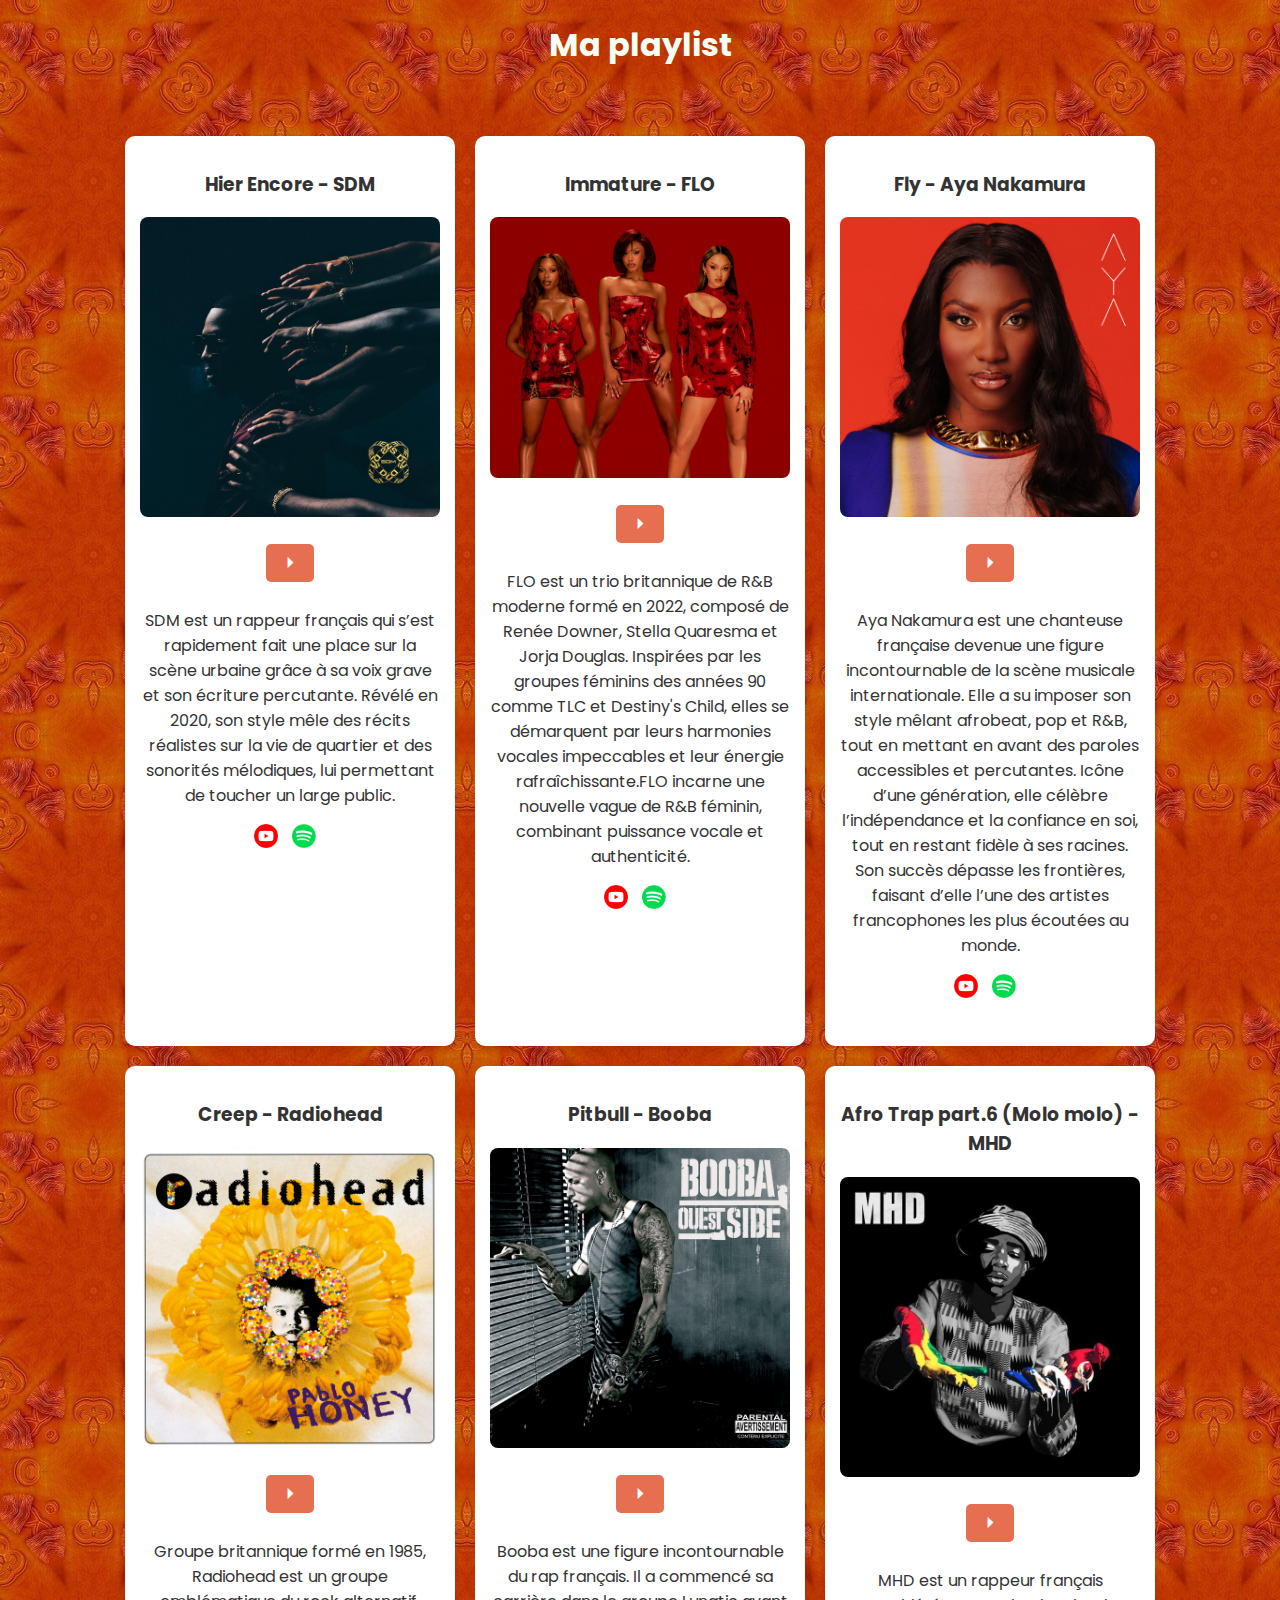
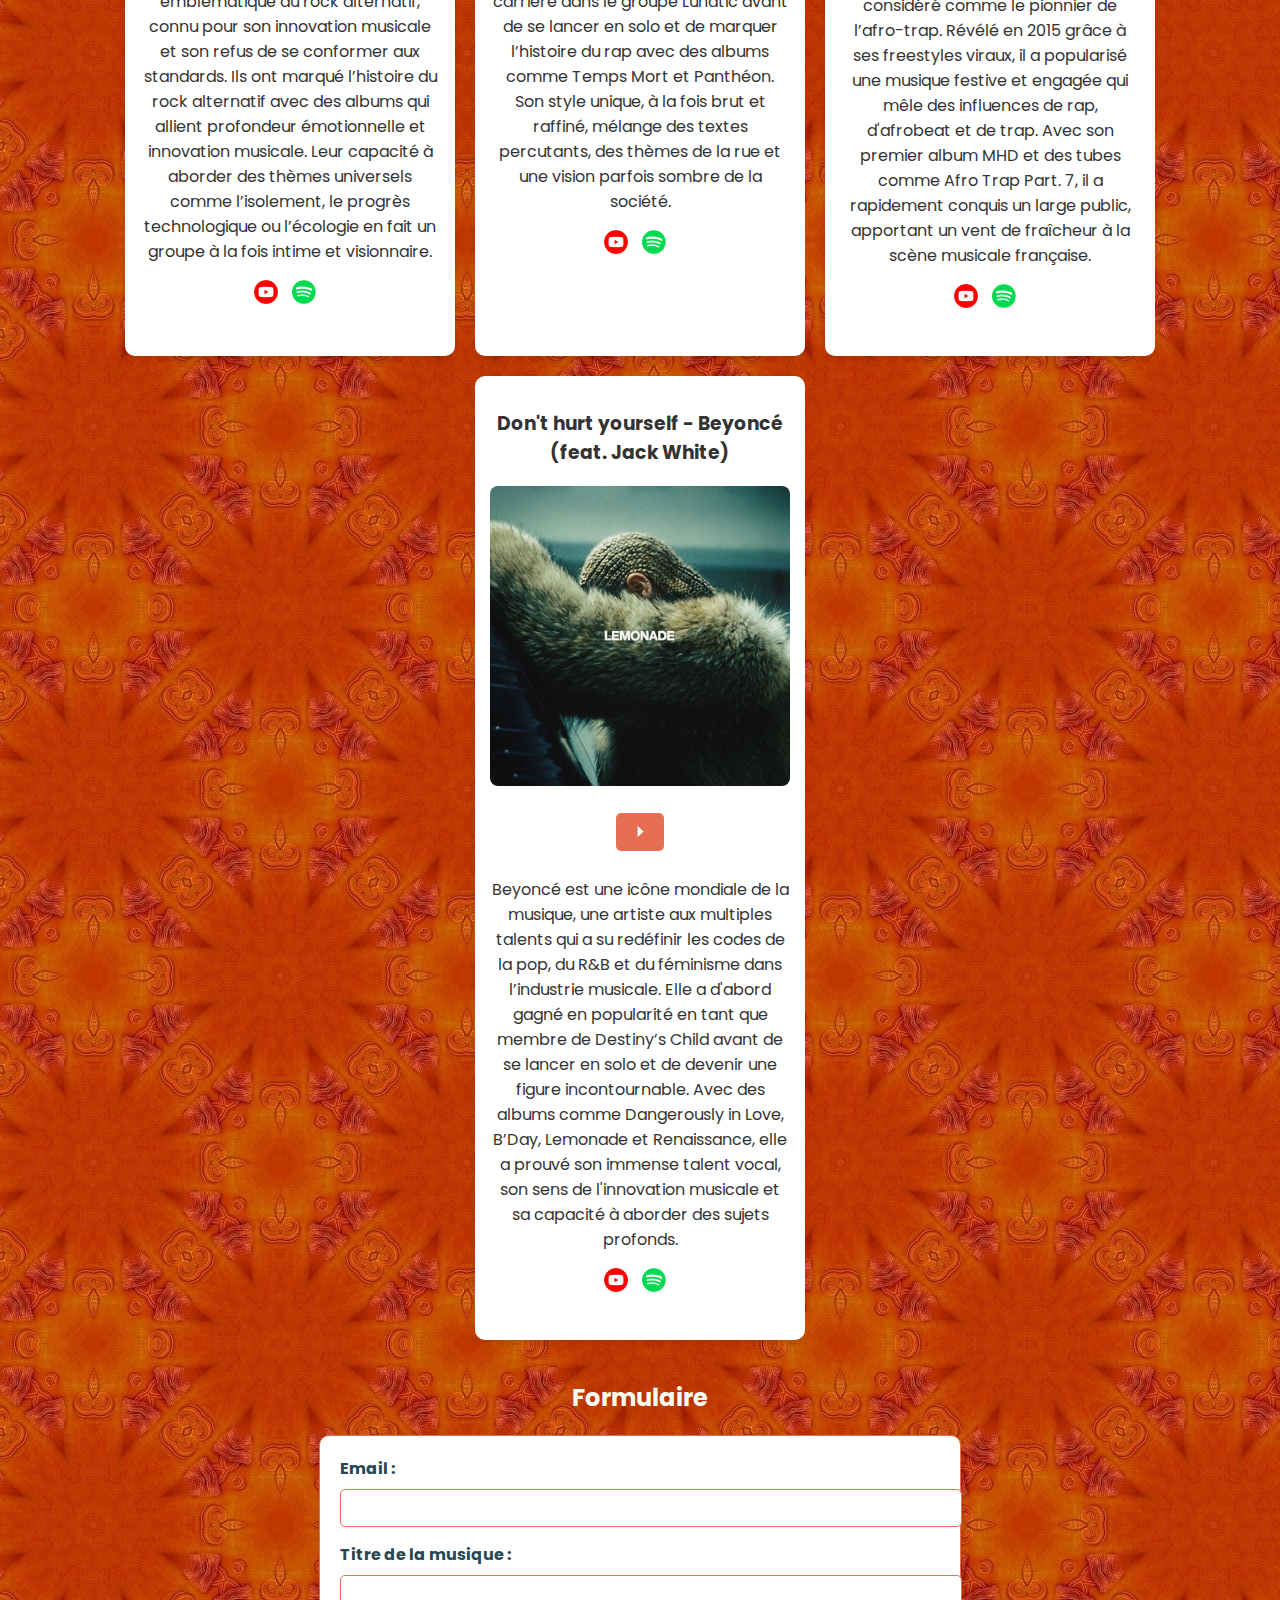
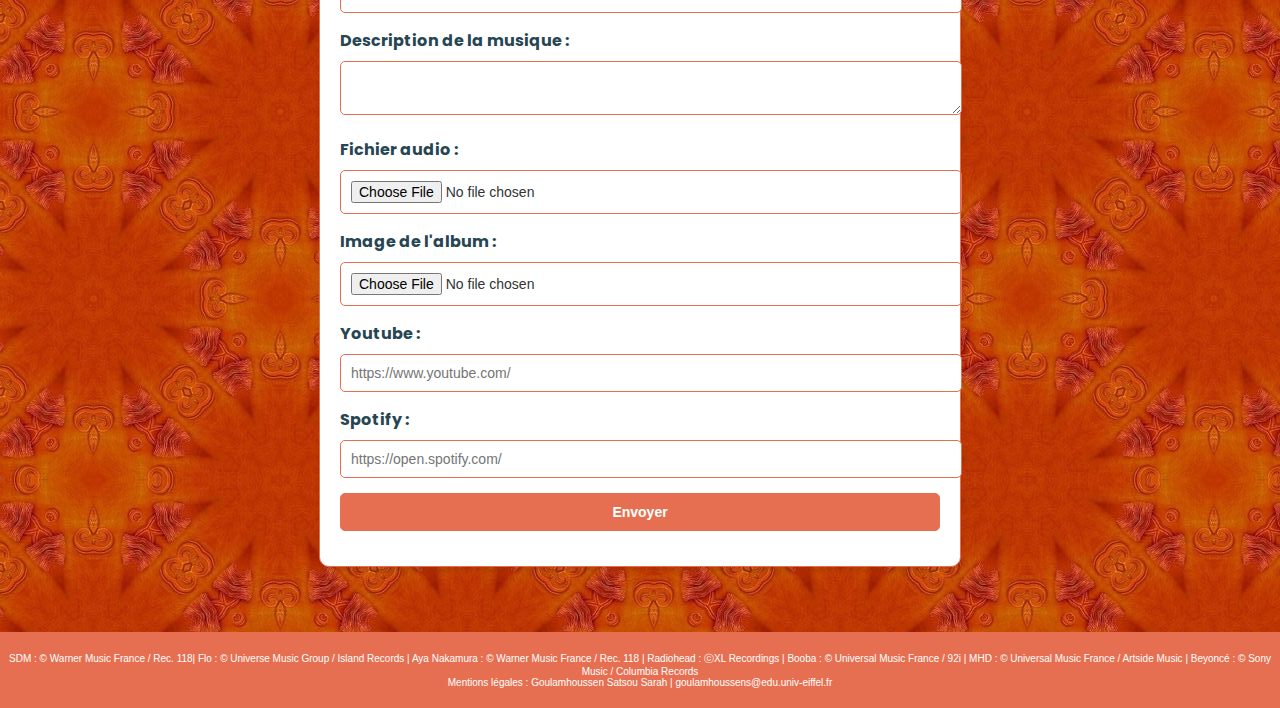
<file: index.html>
<!DOCTYPE html>
<html lang="fr">
<head>
   <meta charset="UTF-8">
   <meta name="viewport" content="width=device-width, initial-scale=1.0">
   <title>Ma sélection</title>
   <link rel="stylesheet" href="site.css">
   <link rel="icon" href="image/favicon.png" type="image/x-icon">

</head>
<body>
    
       <h1>Ma playlist</h1>

   <br>
   <div class="liste-musiques"></div>
  

<h2>Formulaire</h2>
<form id="Formulaire">
    <label for="email">Email :</label>
    <input type="email" id="email" name="email" autocomplete="email" required>

    <label for="titre">Titre de la musique :</label>
    <input type="text" id="titre" name="titre" required>

    <label for="descriptionMusique">Description de la musique :</label>
    <textarea id="descriptionMusique" required></textarea>

    <label for="userAudio">Fichier audio :</label>
    <input type="file" id="userAudio" accept="audio/*" required>

    <label for="album-cover">Image de l'album :</label>
    <input type="file" id="album-cover" name="album-cover" accept="image/*" required>

    <label for="userYoutube">Youtube :</label>
    <input type="url" id="userYoutube" placeholder="https://www.youtube.com/" required>

    <label for="userSpotify">Spotify :</label>
    <input type="url" id="userSpotify" placeholder="https://open.spotify.com/" required>

    

    <button type="submit">Envoyer</button>
</form>


   <div id="confirmation-message" style="display: none; color: white; text-align: center; margin-top: 20px;">
    Votre musique a été ajoutée avec succès ! 👍 
</div>


  <br>
  
 <footer class="credits">
    SDM : © Warner Music France / Rec. 118| Flo :  © Universe Music Group / Island Records | Aya Nakamura :  © Warner Music France / Rec. 118  | Radiohead : ⓒXL Recordings | Booba : © Universal Music France / 92i | MHD : © Universal Music France / Artside Music | Beyoncé : © Sony Music / Columbia Records
    <br>
    Mentions légales : Goulamhoussen Satsou Sarah | goulamhoussens@edu.univ-eiffel.fr
    <br>
  </footer>
   


   <script src="data.js"></script>
   <script src="script.js"></script>
</body>
</html>
</file>
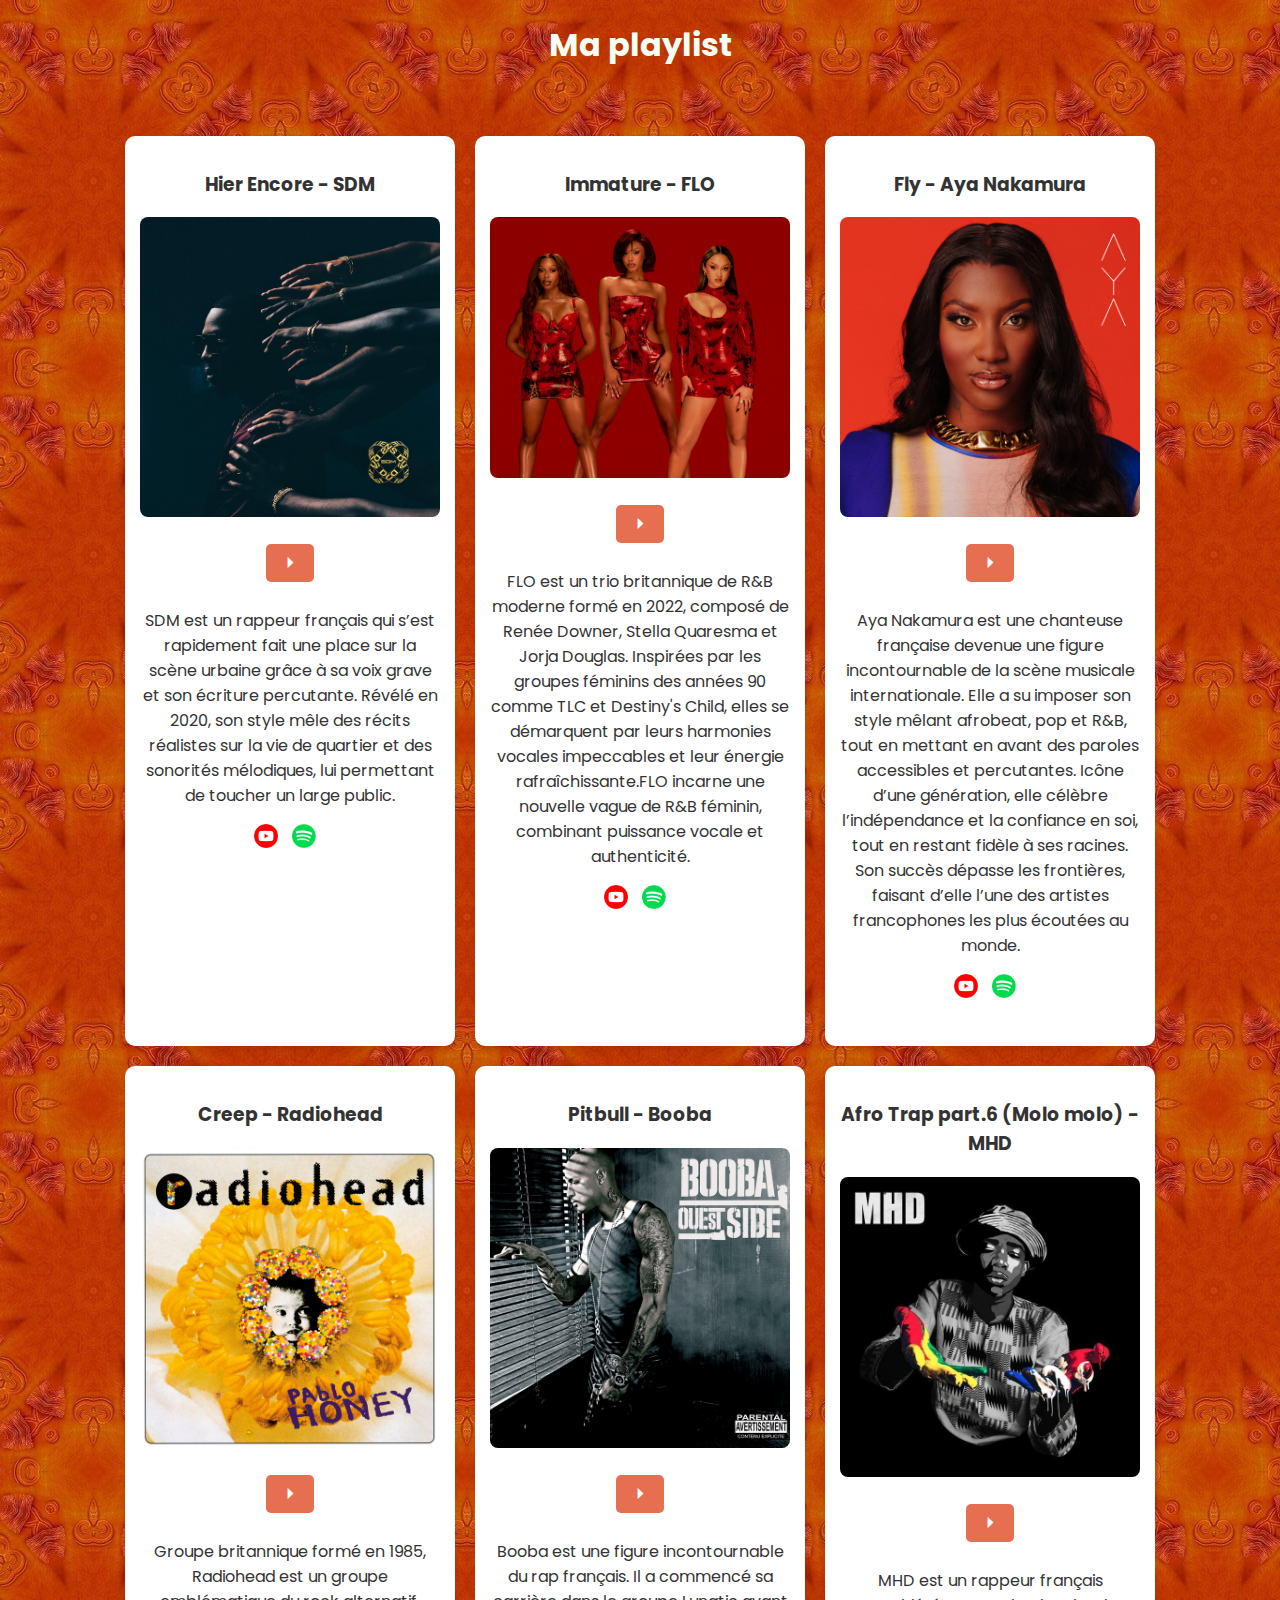
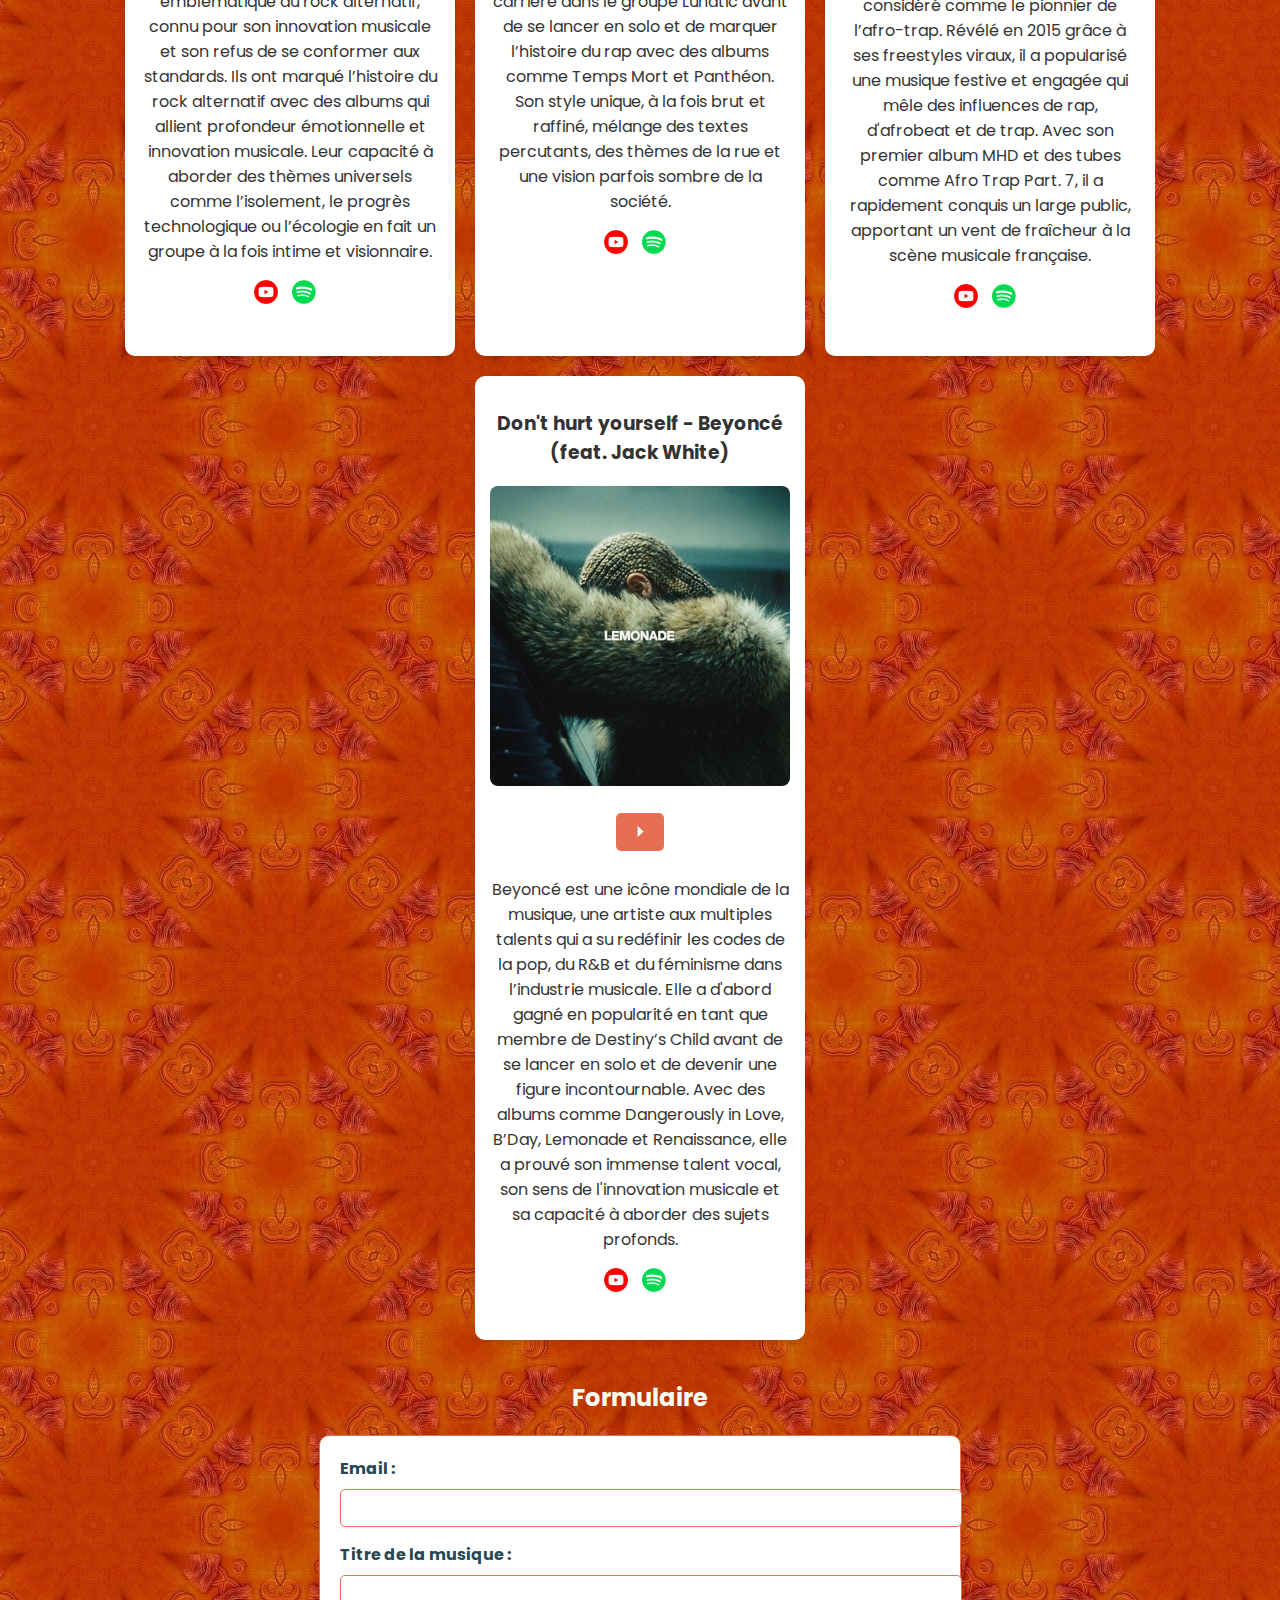
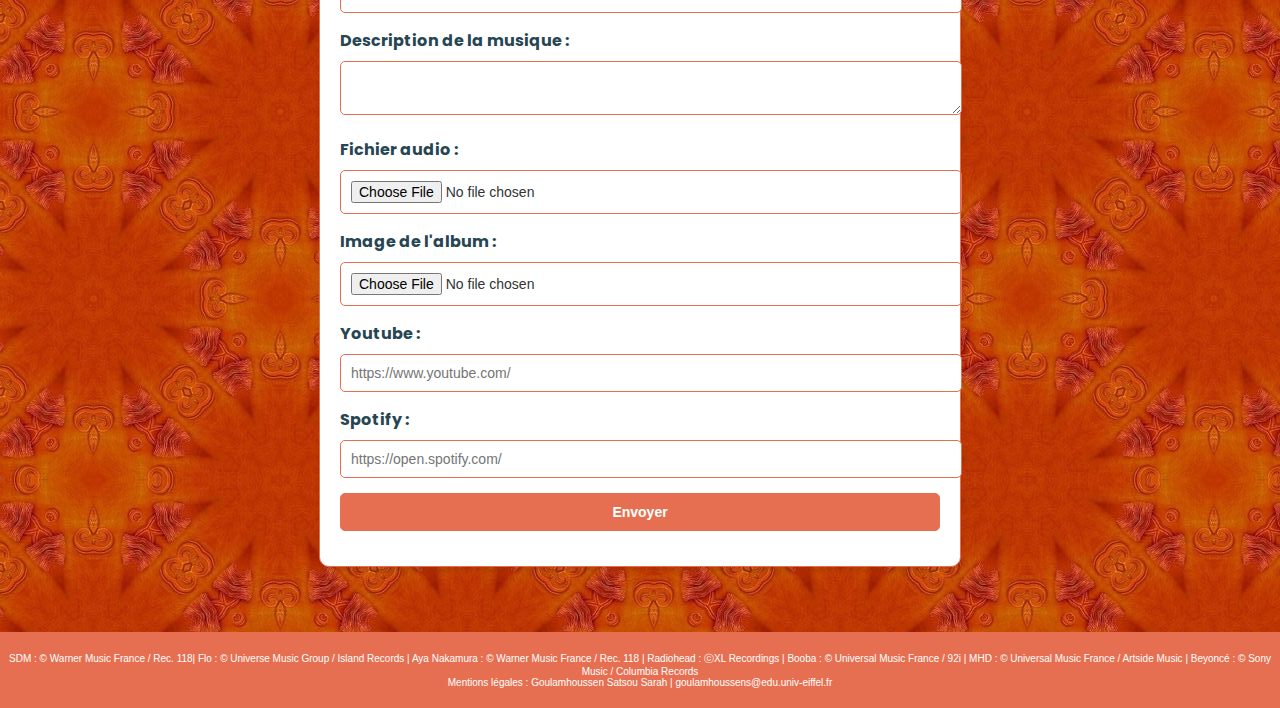
<file: site.html>
<!DOCTYPE html>
<html lang="fr">
<head>
   <meta charset="UTF-8">
   <meta name="viewport" content="width=device-width, initial-scale=1.0">
   <title>Ma sélection</title>
   <link rel="stylesheet" href="site.css">
   <link rel="icon" href="image/favicon.png" type="image/x-icon">

</head>
<body>
    
       <h1>Ma playlist</h1>

   <br>
   <div class="liste-musiques"></div>
  

<h2>Formulaire</h2>
<form id="Formulaire">
    <label for="email">Email :</label>
    <input type="email" id="email" name="email" autocomplete="email" required>

    <label for="titre">Titre de la musique :</label>
    <input type="text" id="titre" name="titre" required>

    <label for="descriptionMusique">Description de la musique :</label>
    <textarea id="descriptionMusique" required></textarea>

    <label for="userAudio">Fichier audio :</label>
    <input type="file" id="userAudio" accept="audio/*" required>

    <label for="album-cover">Image de l'album :</label>
    <input type="file" id="album-cover" name="album-cover" accept="image/*" required>

    <label for="userYoutube">Youtube :</label>
    <input type="url" id="userYoutube" placeholder="https://www.youtube.com/" required>

    <label for="userSpotify">Spotify :</label>
    <input type="url" id="userSpotify" placeholder="https://open.spotify.com/" required>

    

    <button type="submit">Envoyer</button>
</form>


   <div id="confirmation-message" style="display: none; color: white; text-align: center; margin-top: 20px;">
    Votre musique a été ajoutée avec succès ! 👍 
</div>


  <br>
  
 <footer class="credits">
    SDM : © Warner Music France / Rec. 118| Flo :  © Universe Music Group / Island Records | Aya Nakamura :  © Warner Music France / Rec. 118  | Radiohead : ⓒXL Recordings | Booba : © Universal Music France / 92i | MHD : © Universal Music France / Artside Music | Beyoncé : © Sony Music / Columbia Records
    <br>
    Mentions légales : Goulamhoussen Satsou Sarah | goulamhoussens@edu.univ-eiffel.fr
    <br>
  </footer>
   


   <script src="data.js"></script>
   <script src="script.js"></script>
</body>
</html>
</file>
<file: site.css>
@import url('https://fonts.googleapis.com/css2?family=IBM+Plex+Sans:wght@400;700&family=Poppins:ital,wght@0,100;0,200;0,300;0,400;0,500;0,600;0,700;0,800;0,900;1,100;1,200;1,300;1,400;1,500;1,600;1,700;1,800;1,900&family=Rubik+Vinyl&display=swap');


.propriete-intellectuelle {
    font-size: 0.9em;
    color: #555;
    margin-top: 20px;
}

.propriete-intellectuelle a {
    color: #007BFF;
    text-decoration: none;
}

.propriete-intellectuelle a:hover {
    text-decoration: underline;
}

.audio-player {
    display: none; 
}


:root {
    --background-color: #f5fff5; 
    --primary-color: #2a9d8f;  
    --secondary-color: #264653; 
    --accent-color: #e76f51;   
    --text-color: #333;       
    --white: #fff;
}


body {
    font-family: 'Poppins';
    margin: 0;
    padding: 0;
    background-image: url('image/fond.jpg');
    color: var(--text-color);
}

h1, h2 {
    text-align: center;
    color: var(--background-color);
}

h3 {
    text-align: center;
    color: var(--text-color);
}

a {
    color: var(--primary-color);
    text-decoration: none;
}

a:hover {
    text-decoration: underline;
}


header, footer {
    background-color: var(--accent-color);
    color: var(--white);
    padding: 20px 0;
    text-align: center;
}


.liste-musiques {
    display: flex;
    flex-wrap: wrap;
    justify-content: center;
    gap: 20px;
    padding: 20px;
}

.music-item {
    background-color: var(--white);
   
    border-radius: 10px;
    box-shadow: 0 4px 6px rgba(0, 0, 0, 0.1);
    overflow: hidden;
    width: 300px;
    text-align: center;
    padding: 15px;
    transition: transform 0.3s ease, box-shadow 0.3s ease;
}

.music-item:hover {
    transform: scale(1.05);
    box-shadow: 0 6px 10px rgba(0, 0, 0, 0.15);
}

.album-cover {
    width: 100%;
    height: auto;
    border-radius: 8px;
}

.music-info {
    padding: 10px 0;
}

.play-pause {
    background-color: var(--accent-color);
    color: var(--white);
    border: none;
    padding: 10px 20px;
    border-radius: 5px;
    cursor: pointer;
    font-size: 16px;
    margin: 10px 0;
    transition: background-color 0.3s ease;
}

.play-pause:hover {
    background-color: darken(var(--accent-color), 10%);
}



.logo {
    width: 24px; 
    height: auto;
    margin-right: 10px;
}



form {
    max-width: 600px;
    margin: 20px auto;
    padding: 20px;
    background-color: var(--white);
    border: 1px solid var(--accent-color);
    border-radius: 10px;
    box-shadow: 0 4px 6px rgba(0, 0, 0, 0.1);
}

form label {
    display: block;
    margin-bottom: 8px;
    color: var(--secondary-color);
    font-weight: bold;
}

form input, form textarea, form button {
    width: 100%;
    padding: 10px;
    margin-bottom: 15px;
    border: 1px solid var(--accent-color);
    border-radius: 5px;
    font-size: 14px;
}

form button {
    background-color: var(--accent-color);
    color: var(--white);
    font-weight: bold;
    cursor: pointer;
    transition: background-color 0.3s ease;
}

form button:hover {
    background-color: var(--secondary-color);
}


.credits {
    
color: var(--white);
margin-top: 20px;
text-align: center;
font-size: 10px;
font-family: Arial, sans-serif; 
}
</file>
